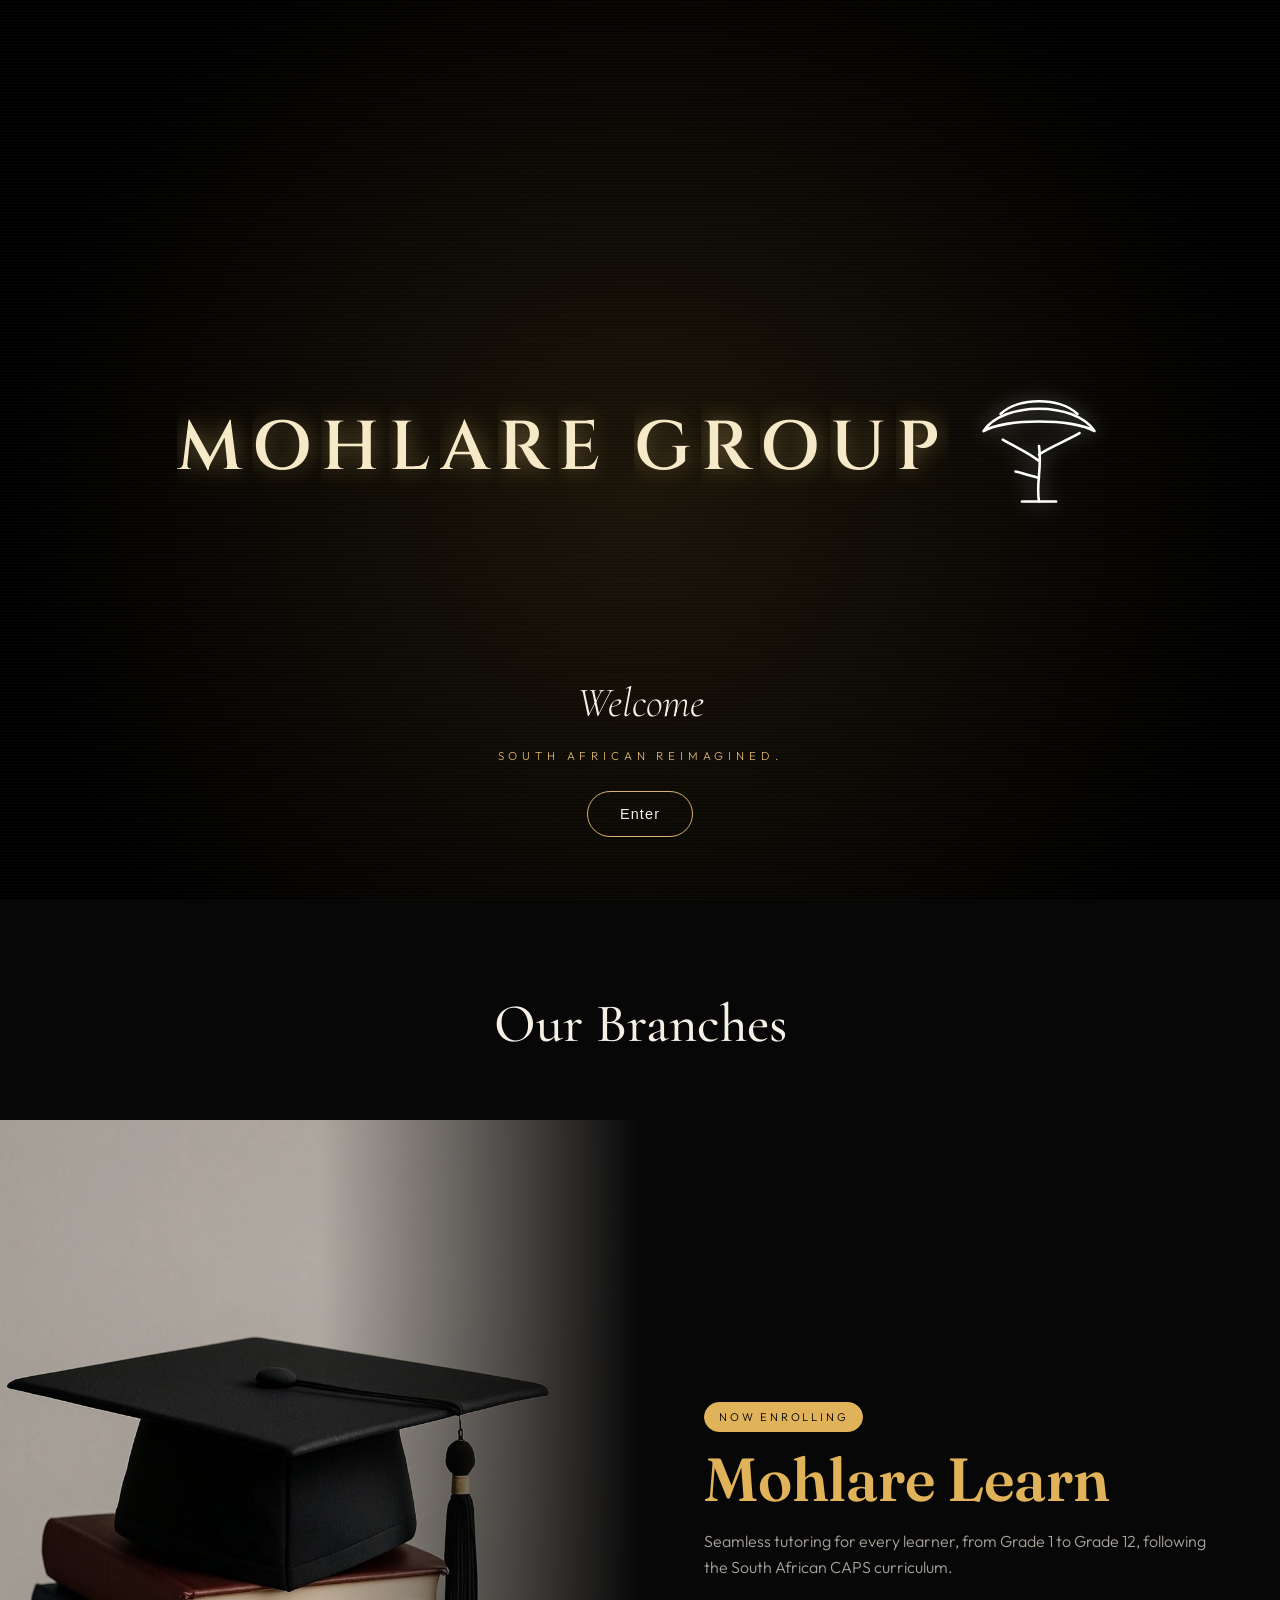
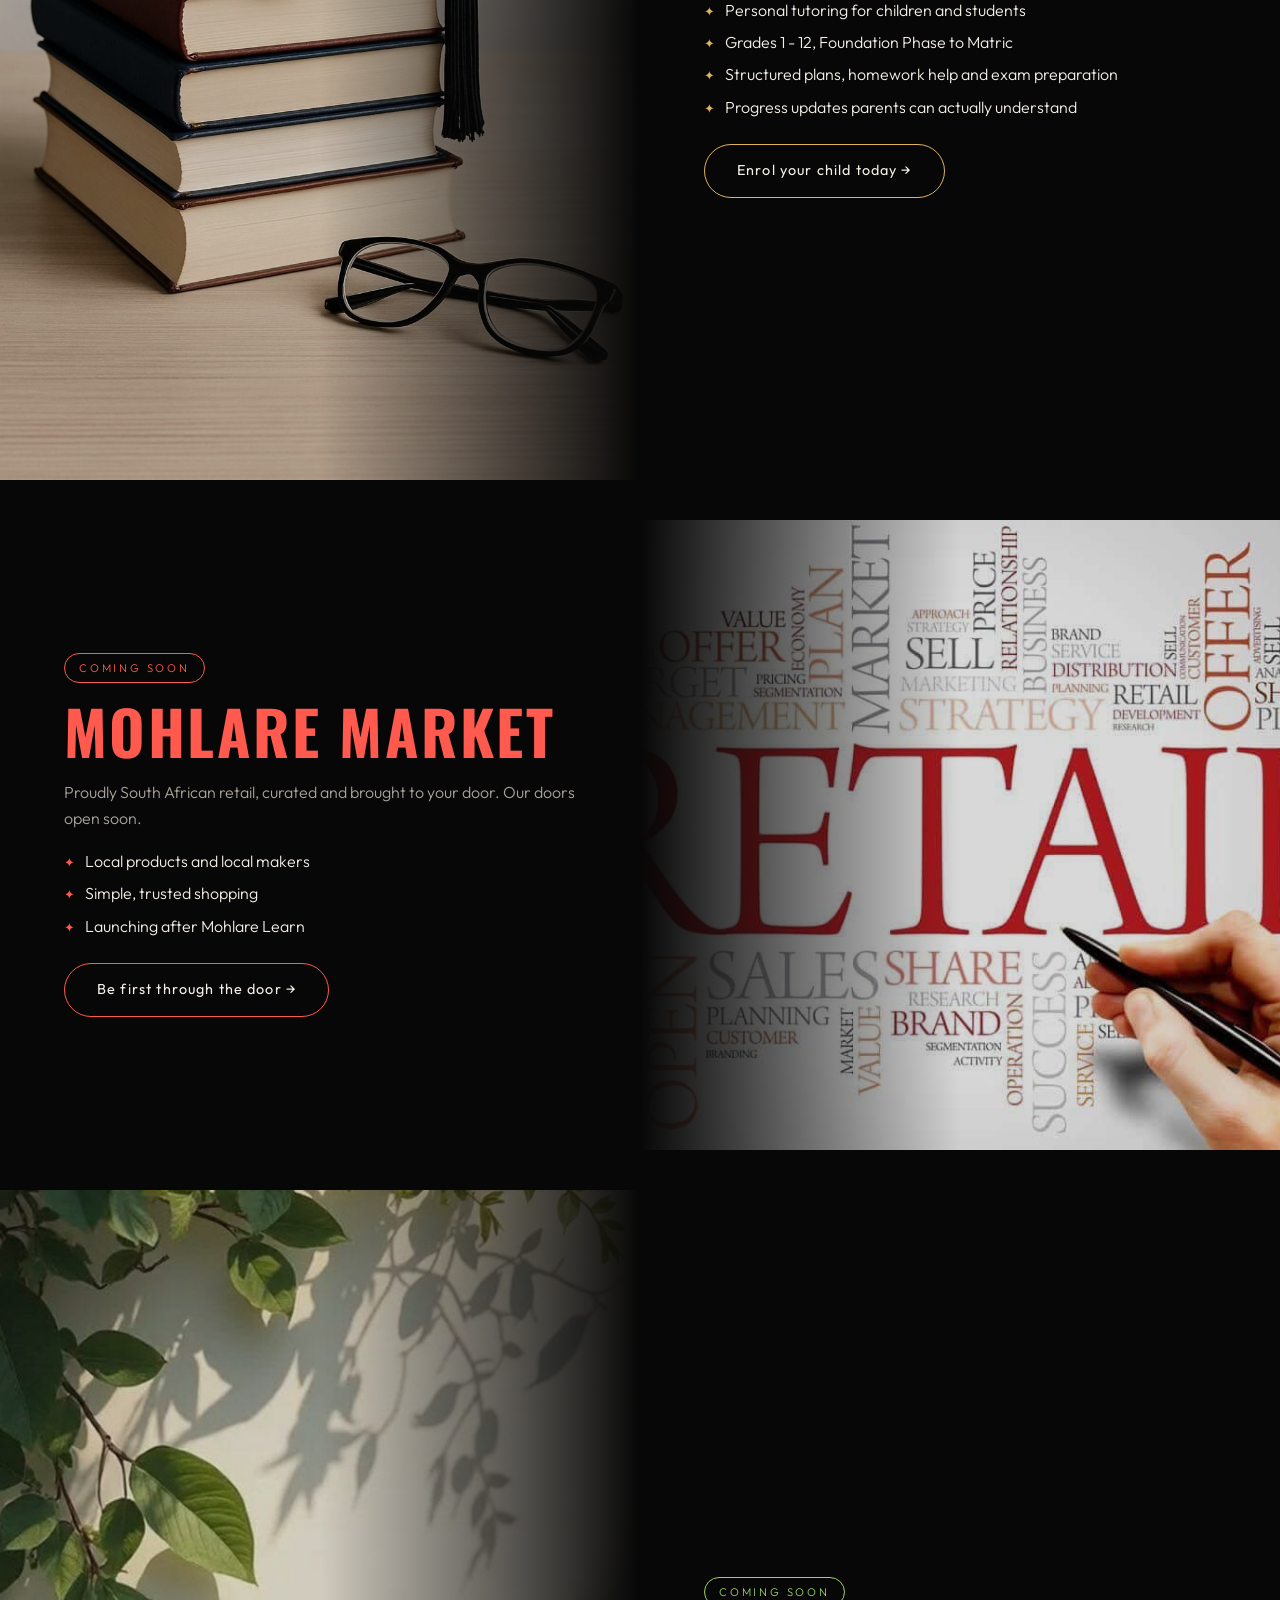
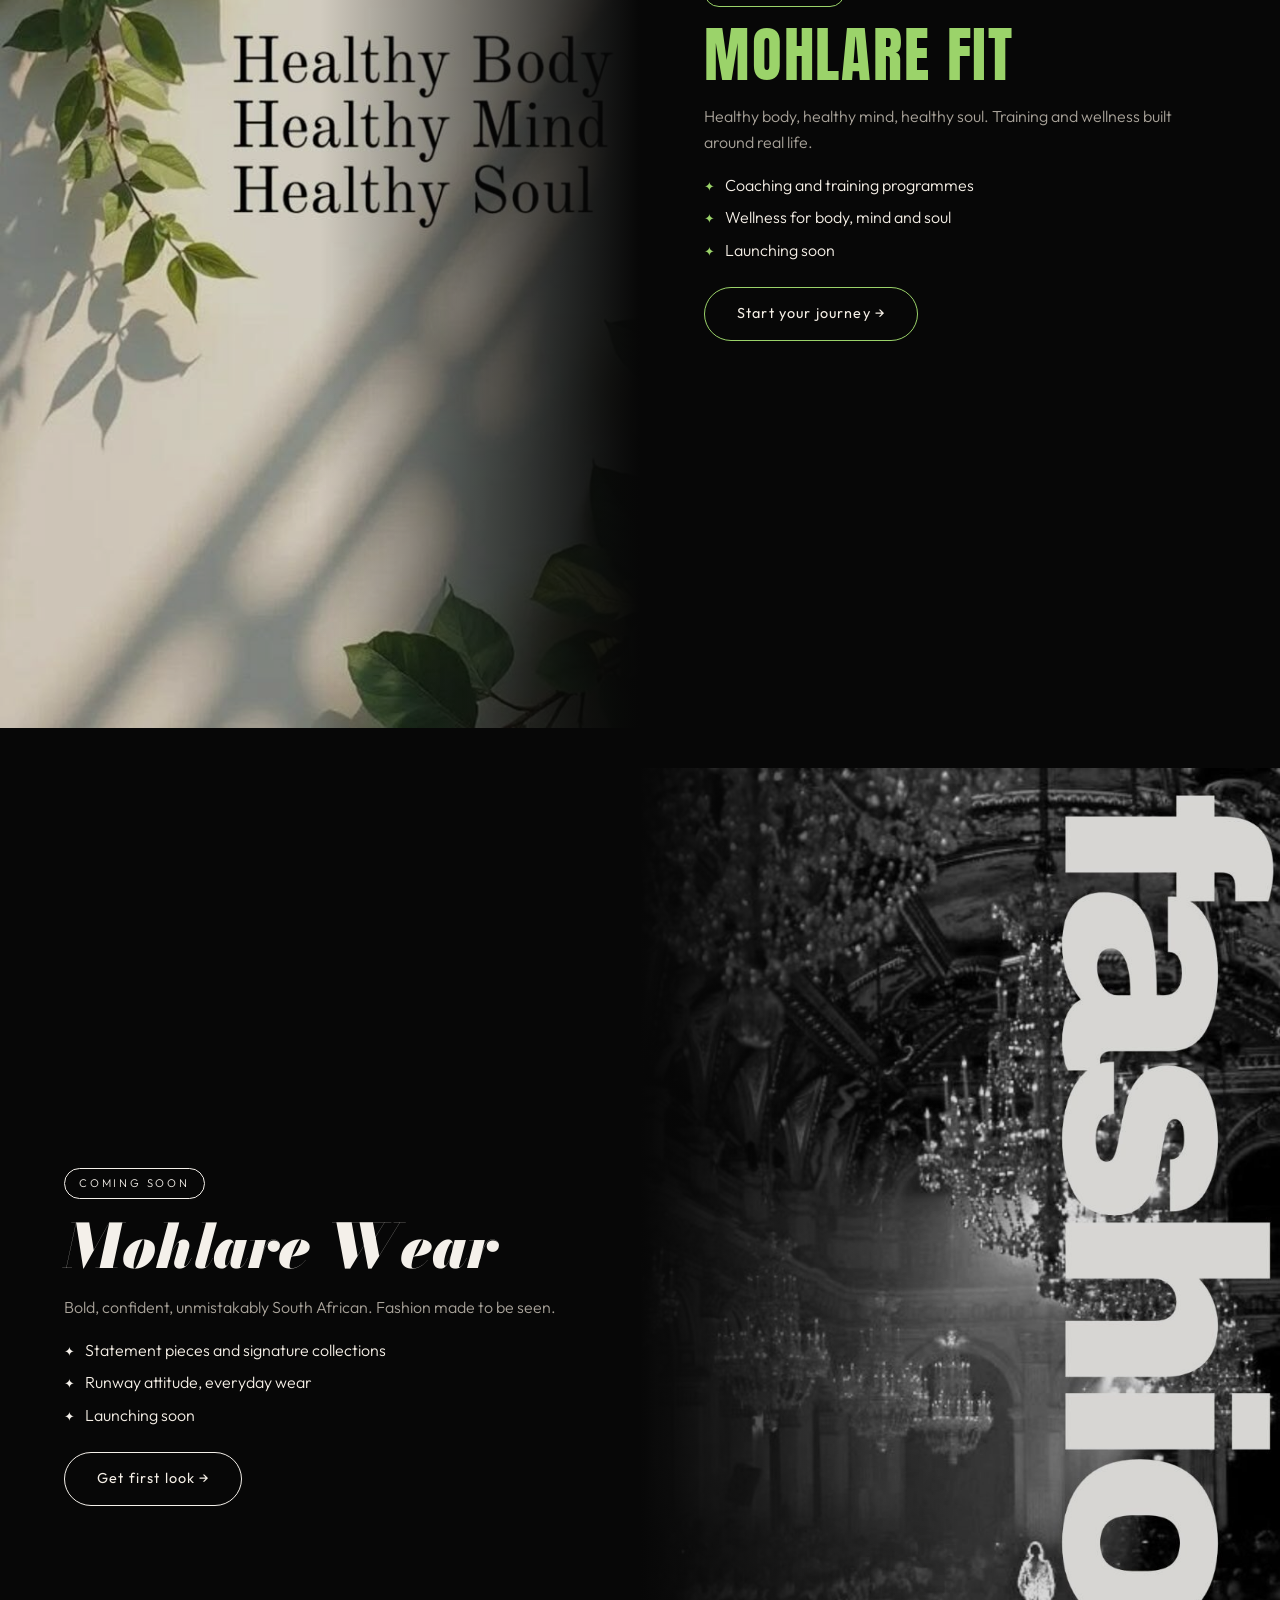
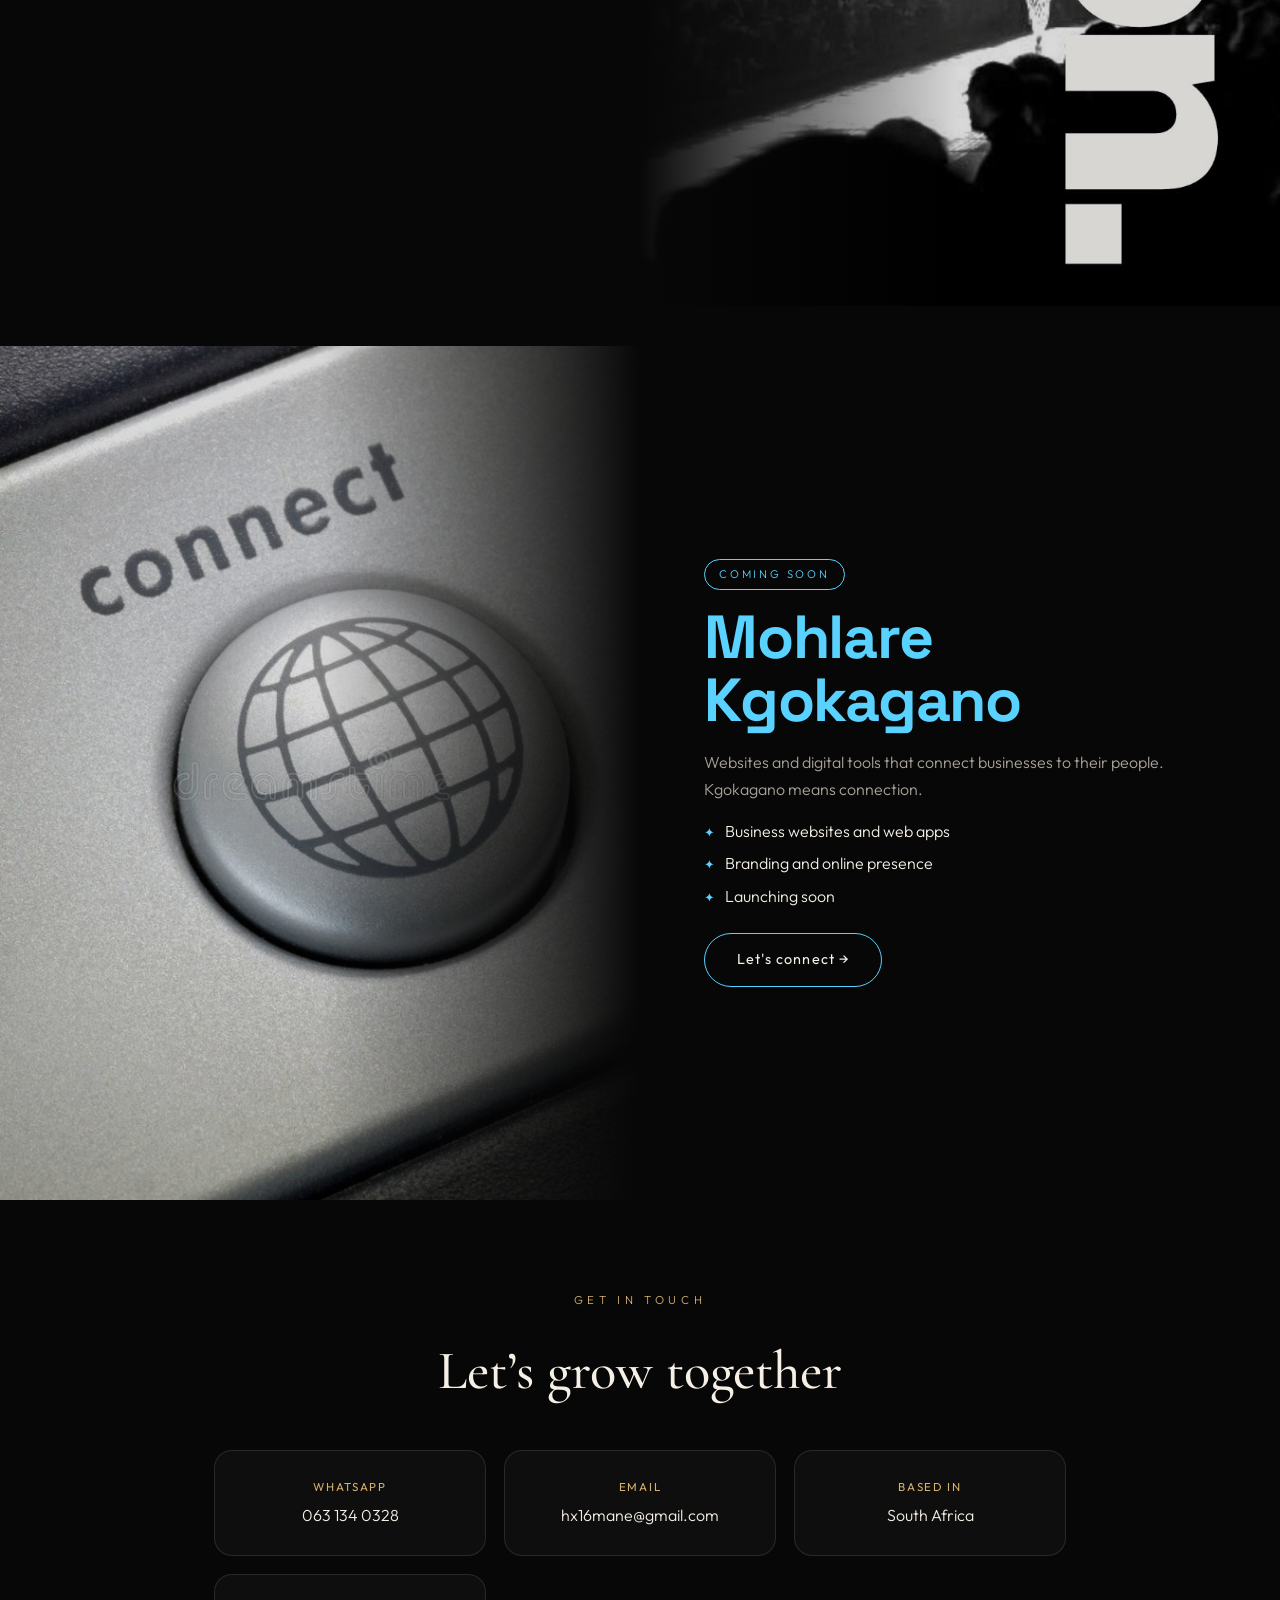
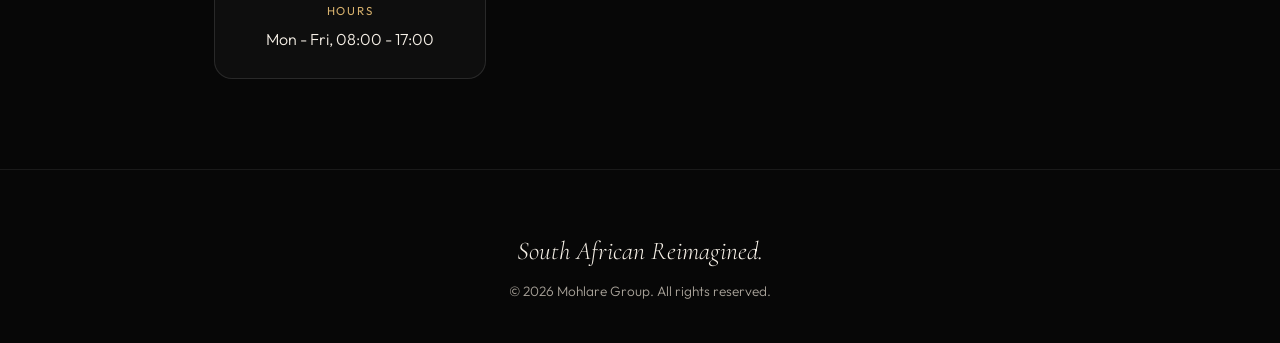
<file: index.html>
<!DOCTYPE html>
<html lang="en-ZA"><head><meta charset="utf-8">
<meta name="viewport" content="width=device-width,initial-scale=1,viewport-fit=cover">
<title>Mohlare Group | South African Reimagined</title><meta name="description" content="Mohlare Group: tutoring from Grade 1 to 12 with Mohlare Learn, plus retail, fitness, fashion and web design coming soon.">
<meta property="og:title" content="Mohlare Group | South African Reimagined"><meta property="og:description" content="Mohlare Group: tutoring from Grade 1 to 12 with Mohlare Learn, plus retail, fitness, fashion and web design coming soon."><meta property="og:type" content="website">
<meta name="theme-color" content="#070707">
<link rel="preconnect" href="https://fonts.googleapis.com"><link rel="preconnect" href="https://fonts.gstatic.com" crossorigin>
<link href="https://fonts.googleapis.com/css2?family=Anton&family=Bodoni+Moda:ital,wght@1,900&family=Cinzel:wght@600&family=Cormorant+Garamond:ital,wght@0,500;1,500&family=Fraunces:wght@600&family=Oswald:wght@700&family=Outfit:wght@300;400&family=Space+Grotesk:wght@700&display=swap" rel="stylesheet"><link rel="stylesheet" href="style.css"><script type="application/ld+json">{"@context":"https://schema.org","@type":"Organization","name":"Mohlare Group","url":"https://www.mohlaregroup.co.za","slogan":"South African Reimagined","email":"hx16mane@gmail.com"}</script></head><body><section id="intro"><div class="stack"><div class="name" id="nm" aria-label="Mohlare Group"></div>
<div class="treewrap"><svg class="tree" viewBox="0 0 120 120" aria-hidden="true">
<path pathLength="1" style="--d:0" d="M60 112 C57 94 63 82 60 60"/><path pathLength="1" style="--d:1" d="M60 74 C50 66 40 62 26 54"/>
<path pathLength="1" style="--d:1" d="M60 68 C72 60 84 56 98 48"/><path pathLength="1" style="--d:2" d="M60 90 C52 88 46 86 38 84"/>
<path pathLength="1" style="--d:2" d="M8 46 C26 18 94 18 112 46 C92 34 28 34 8 46Z"/><path pathLength="1" style="--d:3" d="M24 30 C40 14 80 14 96 30"/>
<path pathLength="1" style="--d:3" d="M44 112 H76"/></svg>
<svg class="star" viewBox="0 0 100 100" aria-hidden="true"><path fill="#fff" d="M50 0 C53 34 66 47 100 50 C66 53 53 66 50 100 C47 66 34 53 0 50 C34 47 47 34 50 0Z"/></svg></div></div>
<div class="bottom"><div class="welcome">Welcome</div><div class="tag">South African Reimagined.</div><button class="btn" id="enter">Enter</button></div></section>
<header class="top"><a class="logo" href="index.html#divisions">MOHLARE GROUP</a>
<nav><a href="learn.html">Learn</a><a href="market.html">Market</a><a href="fit.html">Fit</a><a href="wear.html">Wear</a><a href="kgokagano.html">Kgokagano</a><a href="index.html#contact">Contact</a></nav></header><main><section class="hero"><div class="eyebrow rv">Proudly South African</div><h1 class="rv">Mohlare Group</h1>
<p class="rv">One tree, many branches. Education, retail, fitness, fashion and technology, grown at home and built to stand tall.</p>
<a class="btn solid rv" href="#divisions" style="--accent:#d8b26e">Explore our branches</a></section>
<h2 class="section-title rv" id="divisions">Our Branches</h2><article class="div d-learn rv"><div class="pic"><img src="img/learn.jpg" alt="Mohlare Learn" loading="lazy"></div>
<div class="txt"><span class="badge live">Now enrolling</span><h2 class="f-learn">Mohlare Learn</h2><p class="lead">Seamless tutoring for every learner, from Grade 1 to Grade 12, following the South African CAPS curriculum.</p><ul><li>Personal tutoring for children and students</li><li>Grades 1 - 12, Foundation Phase to Matric</li><li>Structured plans, homework help and exam preparation</li><li>Progress updates parents can actually understand</li></ul>
<a class="btn" href="learn.html">Enrol your child today &rarr;</a></div></article><article class="div d-market rv"><div class="pic"><img src="img/market.jpg" alt="Mohlare Market" loading="lazy"></div>
<div class="txt"><span class="badge">Coming soon</span><h2 class="f-market">Mohlare Market</h2><p class="lead">Proudly South African retail, curated and brought to your door. Our doors open soon.</p><ul><li>Local products and local makers</li><li>Simple, trusted shopping</li><li>Launching after Mohlare Learn</li></ul>
<a class="btn" href="market.html">Be first through the door &rarr;</a></div></article><article class="div d-fit rv"><div class="pic"><img src="img/fit.jpg" alt="Mohlare Fit" loading="lazy"></div>
<div class="txt"><span class="badge">Coming soon</span><h2 class="f-fit">Mohlare Fit</h2><p class="lead">Healthy body, healthy mind, healthy soul. Training and wellness built around real life.</p><ul><li>Coaching and training programmes</li><li>Wellness for body, mind and soul</li><li>Launching soon</li></ul>
<a class="btn" href="fit.html">Start your journey &rarr;</a></div></article><article class="div d-wear rv"><div class="pic"><img src="img/wear.jpg" alt="Mohlare Wear" loading="lazy"></div>
<div class="txt"><span class="badge">Coming soon</span><h2 class="f-wear">Mohlare Wear</h2><p class="lead">Bold, confident, unmistakably South African. Fashion made to be seen.</p><ul><li>Statement pieces and signature collections</li><li>Runway attitude, everyday wear</li><li>Launching soon</li></ul>
<a class="btn" href="wear.html">Get first look &rarr;</a></div></article><article class="div d-kgokagano rv"><div class="pic"><img src="img/kgokagano.jpg" alt="Mohlare Kgokagano" loading="lazy"></div>
<div class="txt"><span class="badge">Coming soon</span><h2 class="f-kgokagano">Mohlare Kgokagano</h2><p class="lead">Websites and digital tools that connect businesses to their people. Kgokagano means connection.</p><ul><li>Business websites and web apps</li><li>Branding and online presence</li><li>Launching soon</li></ul>
<a class="btn" href="kgokagano.html">Let's connect &rarr;</a></div></article><section class="contact rv" id="contact"><div class="eyebrow">Get in touch</div><h2 class="section-title" style="margin:0">Let&rsquo;s grow together</h2>
<div class="cards"><div class="card"><b>WhatsApp</b><a href="https://wa.me/27631340328?text=Hi%20Mohlare%20Group,%20I%20would%20like%20to%20find%20out%20more" target="_blank" rel="noopener">063 134 0328</a></div>
<div class="card"><b>Email</b><a href="mailto:hx16mane@gmail.com">hx16mane@gmail.com</a></div>
<div class="card"><b>Based in</b>South Africa</div><div class="card"><b>Hours</b>Mon - Fri, 08:00 - 17:00</div></div></section></main><footer><div class="tagline">South African Reimagined.</div>
<p>&copy; 2026 Mohlare Group. All rights reserved.</p></footer><script src="app.js"></script></body></html>
</file>
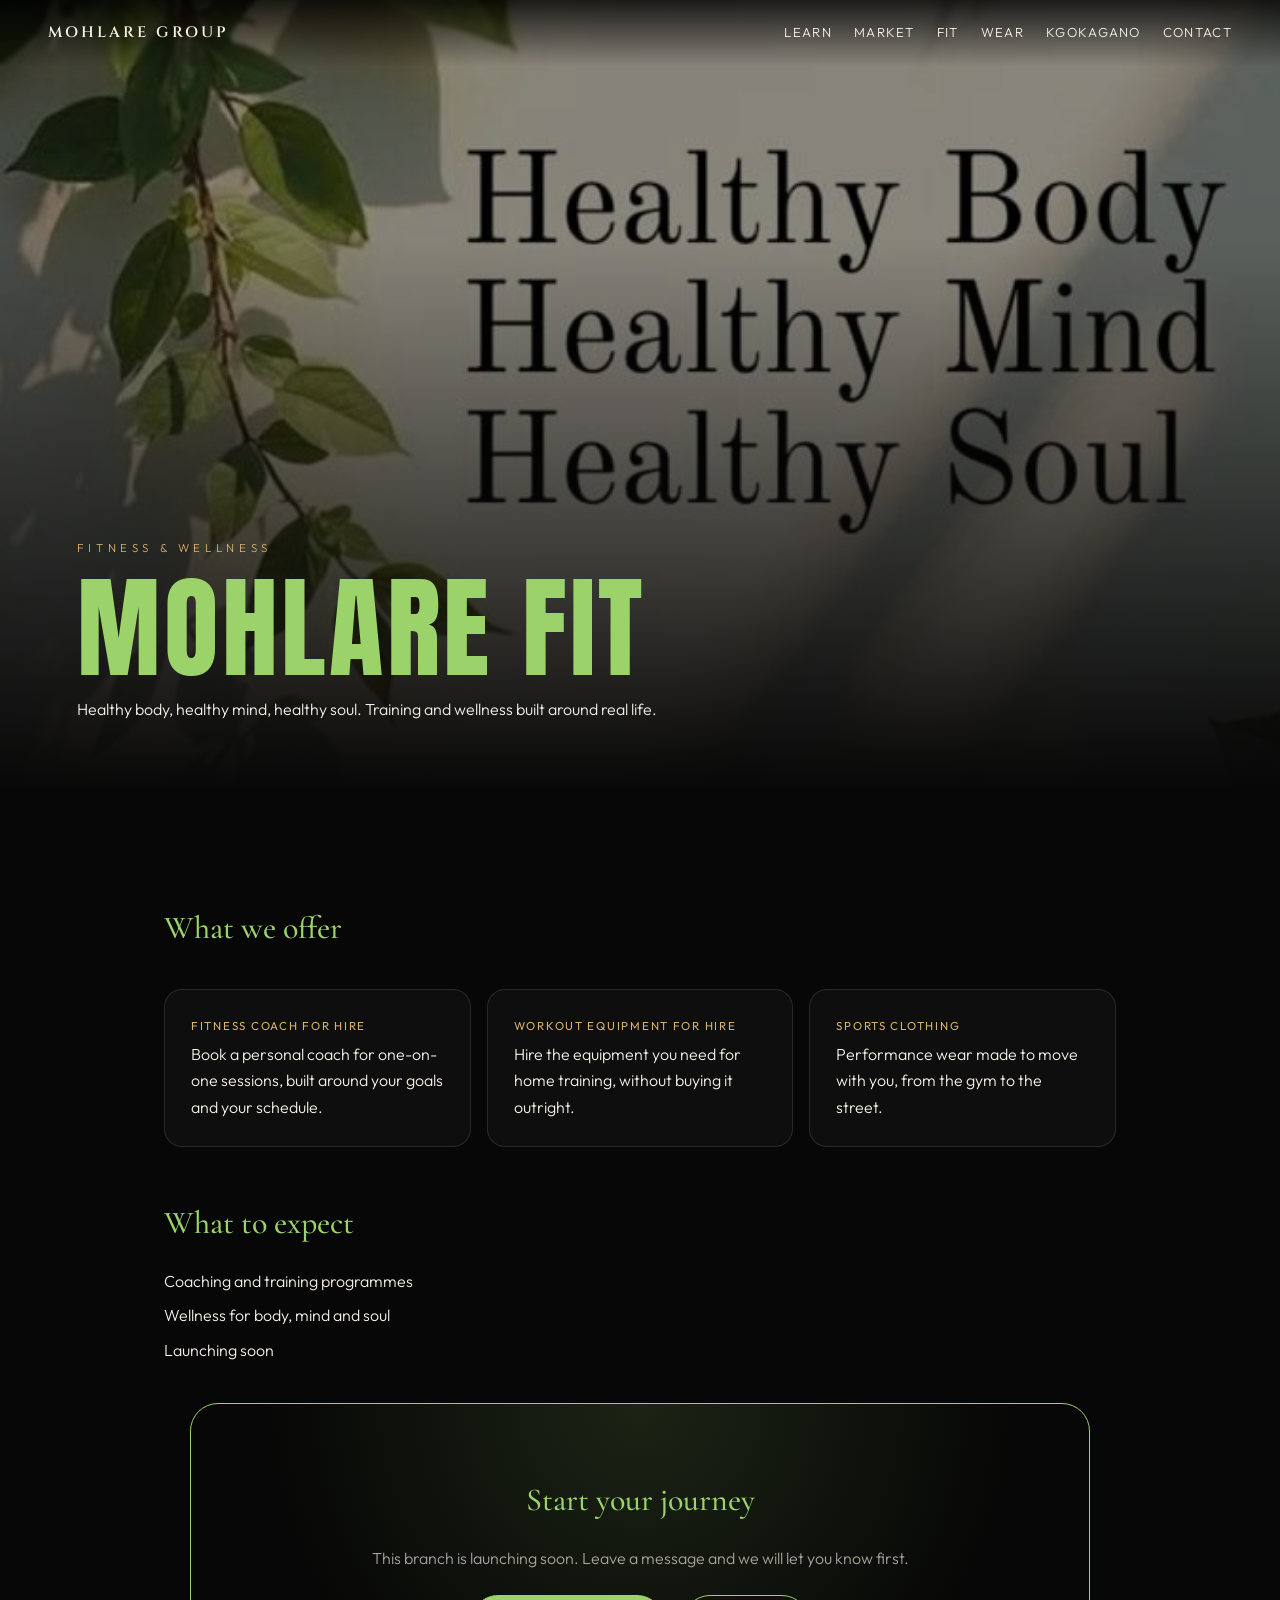
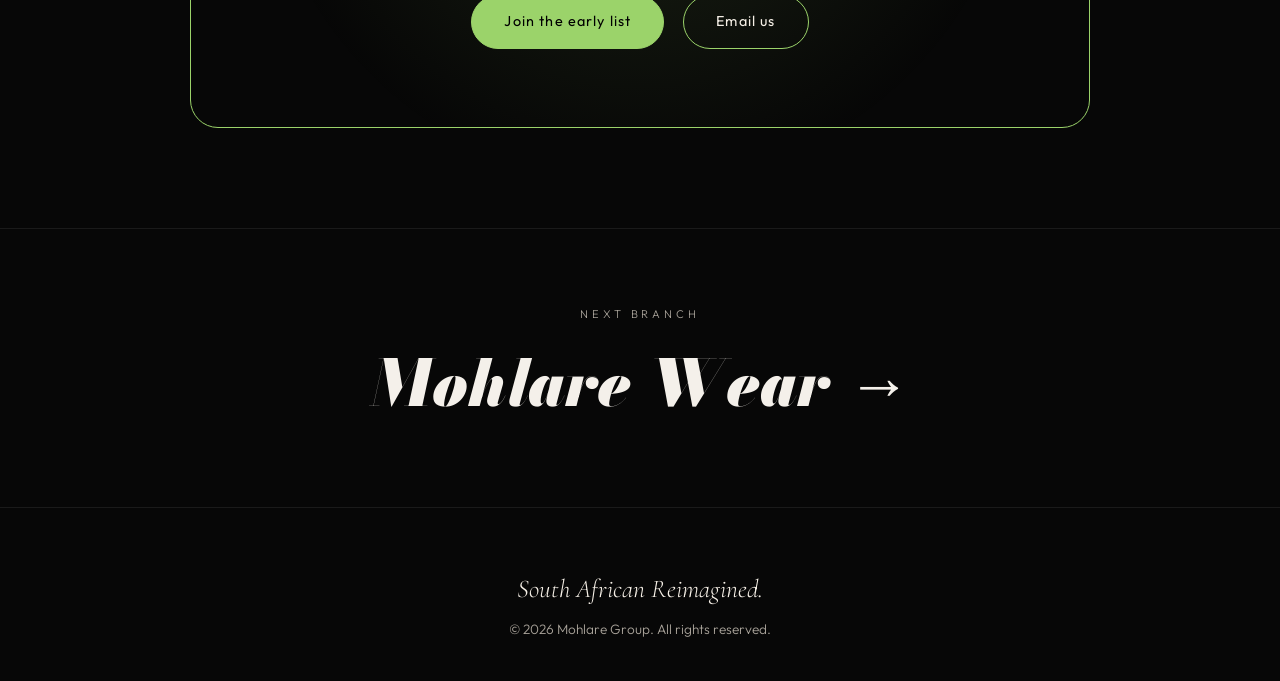
<file: fit.html>
<!DOCTYPE html>
<html lang="en-ZA"><head><meta charset="utf-8">
<meta name="viewport" content="width=device-width,initial-scale=1,viewport-fit=cover">
<title>Mohlare Fit | Mohlare Group</title><meta name="description" content="Healthy body, healthy mind, healthy soul. Training and wellness built around real life.">
<meta property="og:title" content="Mohlare Fit | Mohlare Group"><meta property="og:description" content="Healthy body, healthy mind, healthy soul. Training and wellness built around real life."><meta property="og:type" content="website">
<meta name="theme-color" content="#070707">
<link rel="preconnect" href="https://fonts.googleapis.com"><link rel="preconnect" href="https://fonts.gstatic.com" crossorigin>
<link href="https://fonts.googleapis.com/css2?family=Anton&family=Bodoni+Moda:ital,wght@1,900&family=Cinzel:wght@600&family=Cormorant+Garamond:ital,wght@0,500;1,500&family=Fraunces:wght@600&family=Oswald:wght@700&family=Outfit:wght@300;400&family=Space+Grotesk:wght@700&display=swap" rel="stylesheet"><link rel="stylesheet" href="style.css"></head><body><header class="top"><a class="logo" href="index.html#divisions">MOHLARE GROUP</a>
<nav><a href="learn.html">Learn</a><a href="market.html">Market</a><a href="fit.html">Fit</a><a href="wear.html">Wear</a><a href="kgokagano.html">Kgokagano</a><a href="index.html#contact">Contact</a></nav></header><main class="d-fit"><section class="dhero"><img src="img/fit.jpg" alt="Mohlare Fit"><div>
<div class="eyebrow">Fitness & Wellness</div><h1 class="f-fit">Mohlare Fit</h1><p>Healthy body, healthy mind, healthy soul. Training and wellness built around real life.</p></div></section><div class="wrap"><h3 class="rv">What we offer</h3><div class="cards bands rv"><div class="card"><b>Fitness Coach for Hire</b>Book a personal coach for one-on-one sessions, built around your goals and your schedule.</div><div class="card"><b>Workout Equipment for Hire</b>Hire the equipment you need for home training, without buying it outright.</div><div class="card"><b>Sports Clothing</b>Performance wear made to move with you, from the gym to the street.</div></div><h3 class="rv">What to expect</h3><ul class="rv" style="list-style:none;display:grid;gap:8px"><li>Coaching and training programmes</li><li>Wellness for body, mind and soul</li><li>Launching soon</li></ul><div class="cta rv"><h3>Start your journey</h3><p style="color:var(--mute);margin-bottom:16px">This branch is launching soon. Leave a message and we will let you know first.</p>
<a class="btn solid" target="_blank" rel="noopener" href="https://wa.me/27631340328?text=Hi%20Mohlare%20Group,%20I%20am%20interested%20in%20Mohlare%20Fit">Join the early list</a>
<a class="btn" href="mailto:hx16mane@gmail.com?subject=Mohlare%20Fit">Email us</a></div></div>
<a class="next" href="wear.html"><small>Next branch</small><span class="f-wear" style="--accent:#f4f0ea">Mohlare Wear &rarr;</span></a></main><footer><div class="tagline">South African Reimagined.</div>
<p>&copy; 2026 Mohlare Group. All rights reserved.</p></footer><script src="app.js"></script></body></html>
</file>
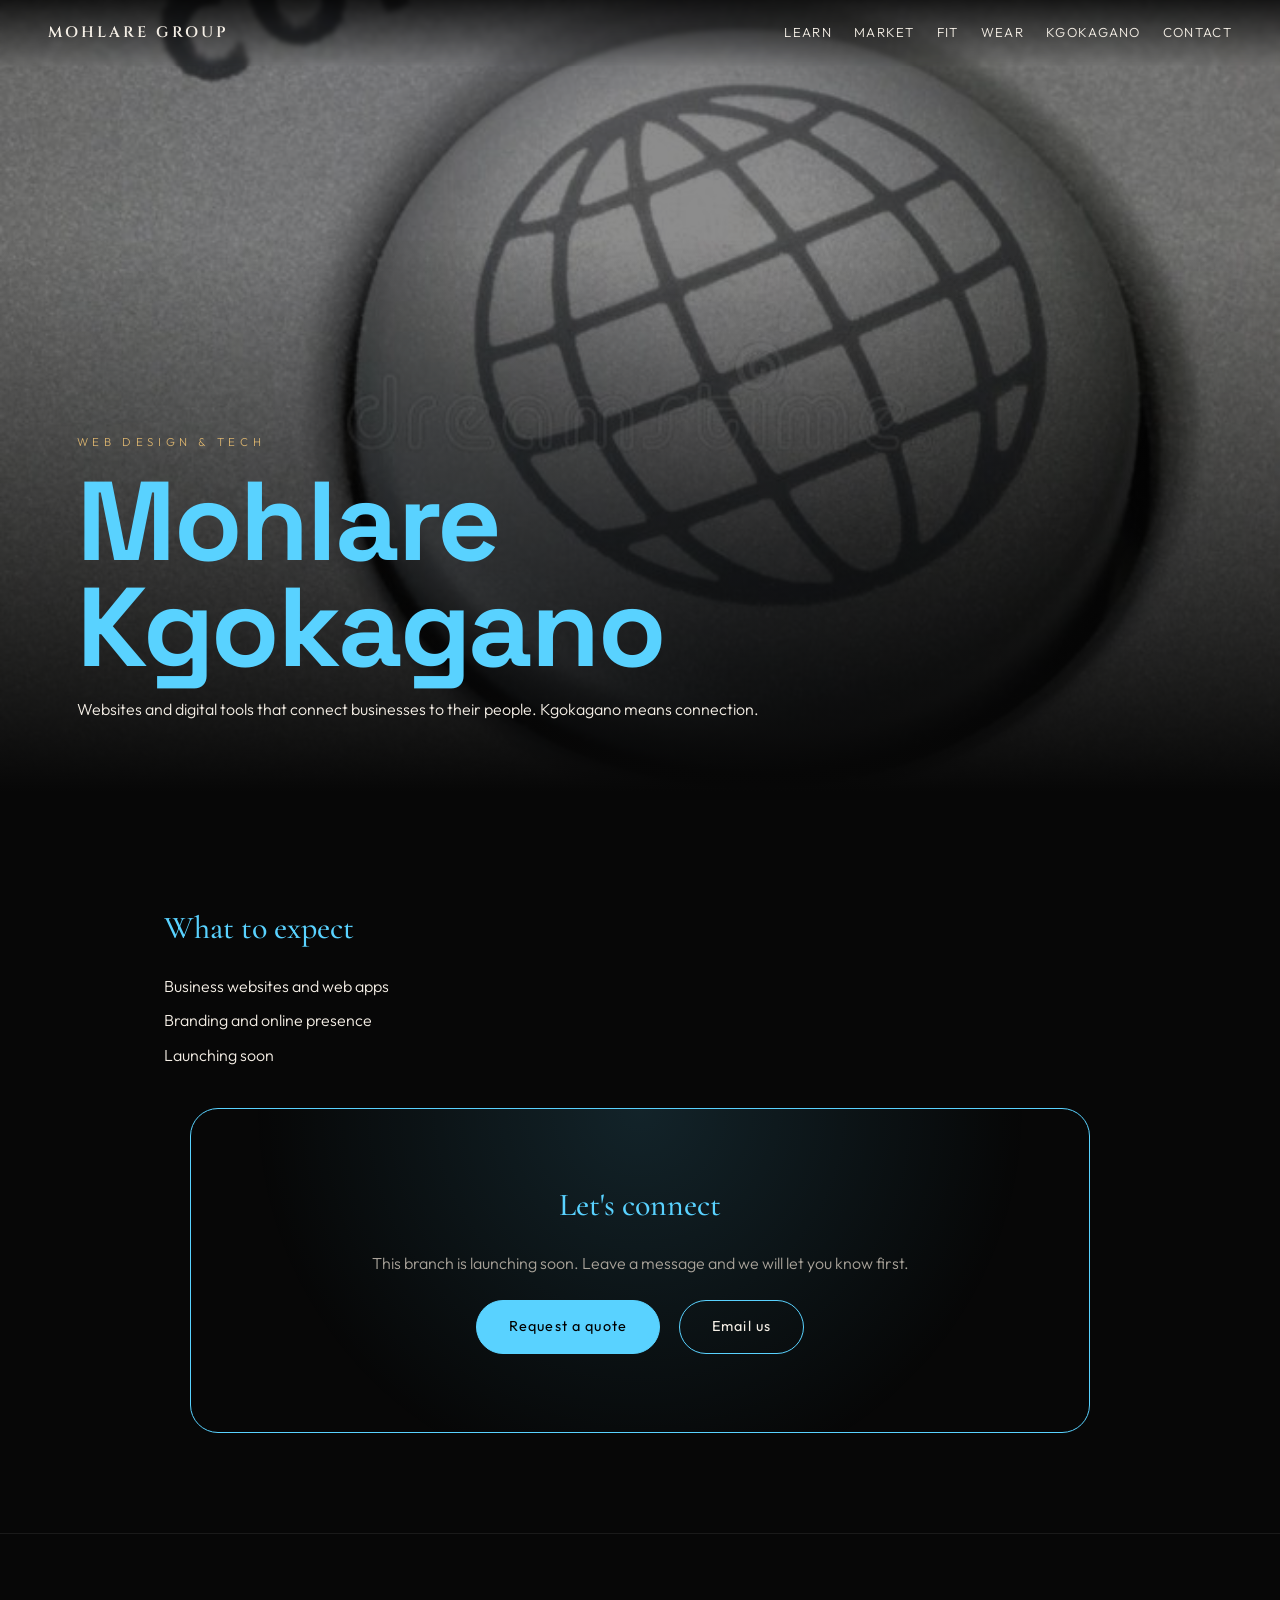
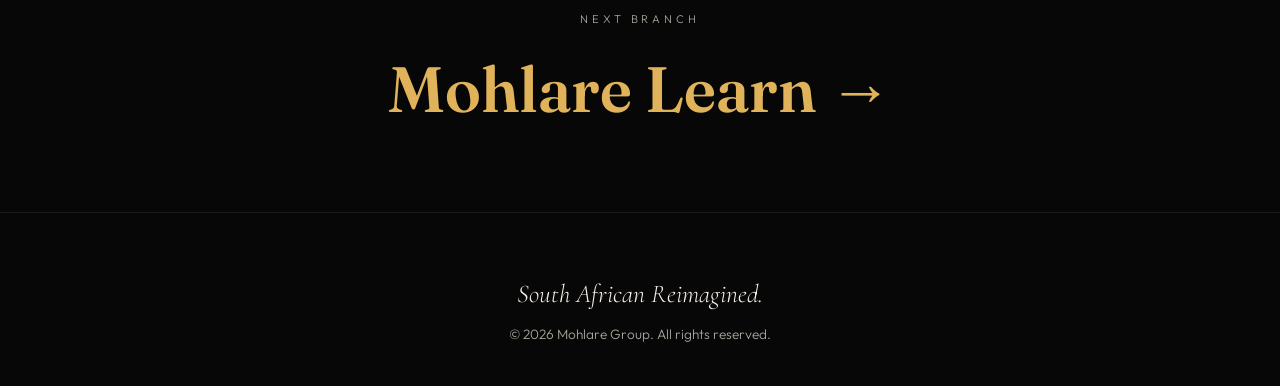
<file: kgokagano.html>
<!DOCTYPE html>
<html lang="en-ZA"><head><meta charset="utf-8">
<meta name="viewport" content="width=device-width,initial-scale=1,viewport-fit=cover">
<title>Mohlare Kgokagano | Mohlare Group</title><meta name="description" content="Websites and digital tools that connect businesses to their people. Kgokagano means connection.">
<meta property="og:title" content="Mohlare Kgokagano | Mohlare Group"><meta property="og:description" content="Websites and digital tools that connect businesses to their people. Kgokagano means connection."><meta property="og:type" content="website">
<meta name="theme-color" content="#070707">
<link rel="preconnect" href="https://fonts.googleapis.com"><link rel="preconnect" href="https://fonts.gstatic.com" crossorigin>
<link href="https://fonts.googleapis.com/css2?family=Anton&family=Bodoni+Moda:ital,wght@1,900&family=Cinzel:wght@600&family=Cormorant+Garamond:ital,wght@0,500;1,500&family=Fraunces:wght@600&family=Oswald:wght@700&family=Outfit:wght@300;400&family=Space+Grotesk:wght@700&display=swap" rel="stylesheet"><link rel="stylesheet" href="style.css"></head><body><header class="top"><a class="logo" href="index.html#divisions">MOHLARE GROUP</a>
<nav><a href="learn.html">Learn</a><a href="market.html">Market</a><a href="fit.html">Fit</a><a href="wear.html">Wear</a><a href="kgokagano.html">Kgokagano</a><a href="index.html#contact">Contact</a></nav></header><main class="d-kgokagano"><section class="dhero"><img src="img/kgokagano.jpg" alt="Mohlare Kgokagano"><div>
<div class="eyebrow">Web Design & Tech</div><h1 class="f-kgokagano">Mohlare Kgokagano</h1><p>Websites and digital tools that connect businesses to their people. Kgokagano means connection.</p></div></section><div class="wrap"><h3 class="rv">What to expect</h3><ul class="rv" style="list-style:none;display:grid;gap:8px"><li>Business websites and web apps</li><li>Branding and online presence</li><li>Launching soon</li></ul><div class="cta rv"><h3>Let's connect</h3><p style="color:var(--mute);margin-bottom:16px">This branch is launching soon. Leave a message and we will let you know first.</p>
<a class="btn solid" target="_blank" rel="noopener" href="https://wa.me/27631340328?text=Hi%20Mohlare%20Group,%20I%20am%20interested%20in%20Mohlare%20Kgokagano">Request a quote</a>
<a class="btn" href="mailto:hx16mane@gmail.com?subject=Mohlare%20Kgokagano">Email us</a></div></div>
<a class="next" href="learn.html"><small>Next branch</small><span class="f-learn" style="--accent:#e0b35a">Mohlare Learn &rarr;</span></a></main><footer><div class="tagline">South African Reimagined.</div>
<p>&copy; 2026 Mohlare Group. All rights reserved.</p></footer><script src="app.js"></script></body></html>
</file>
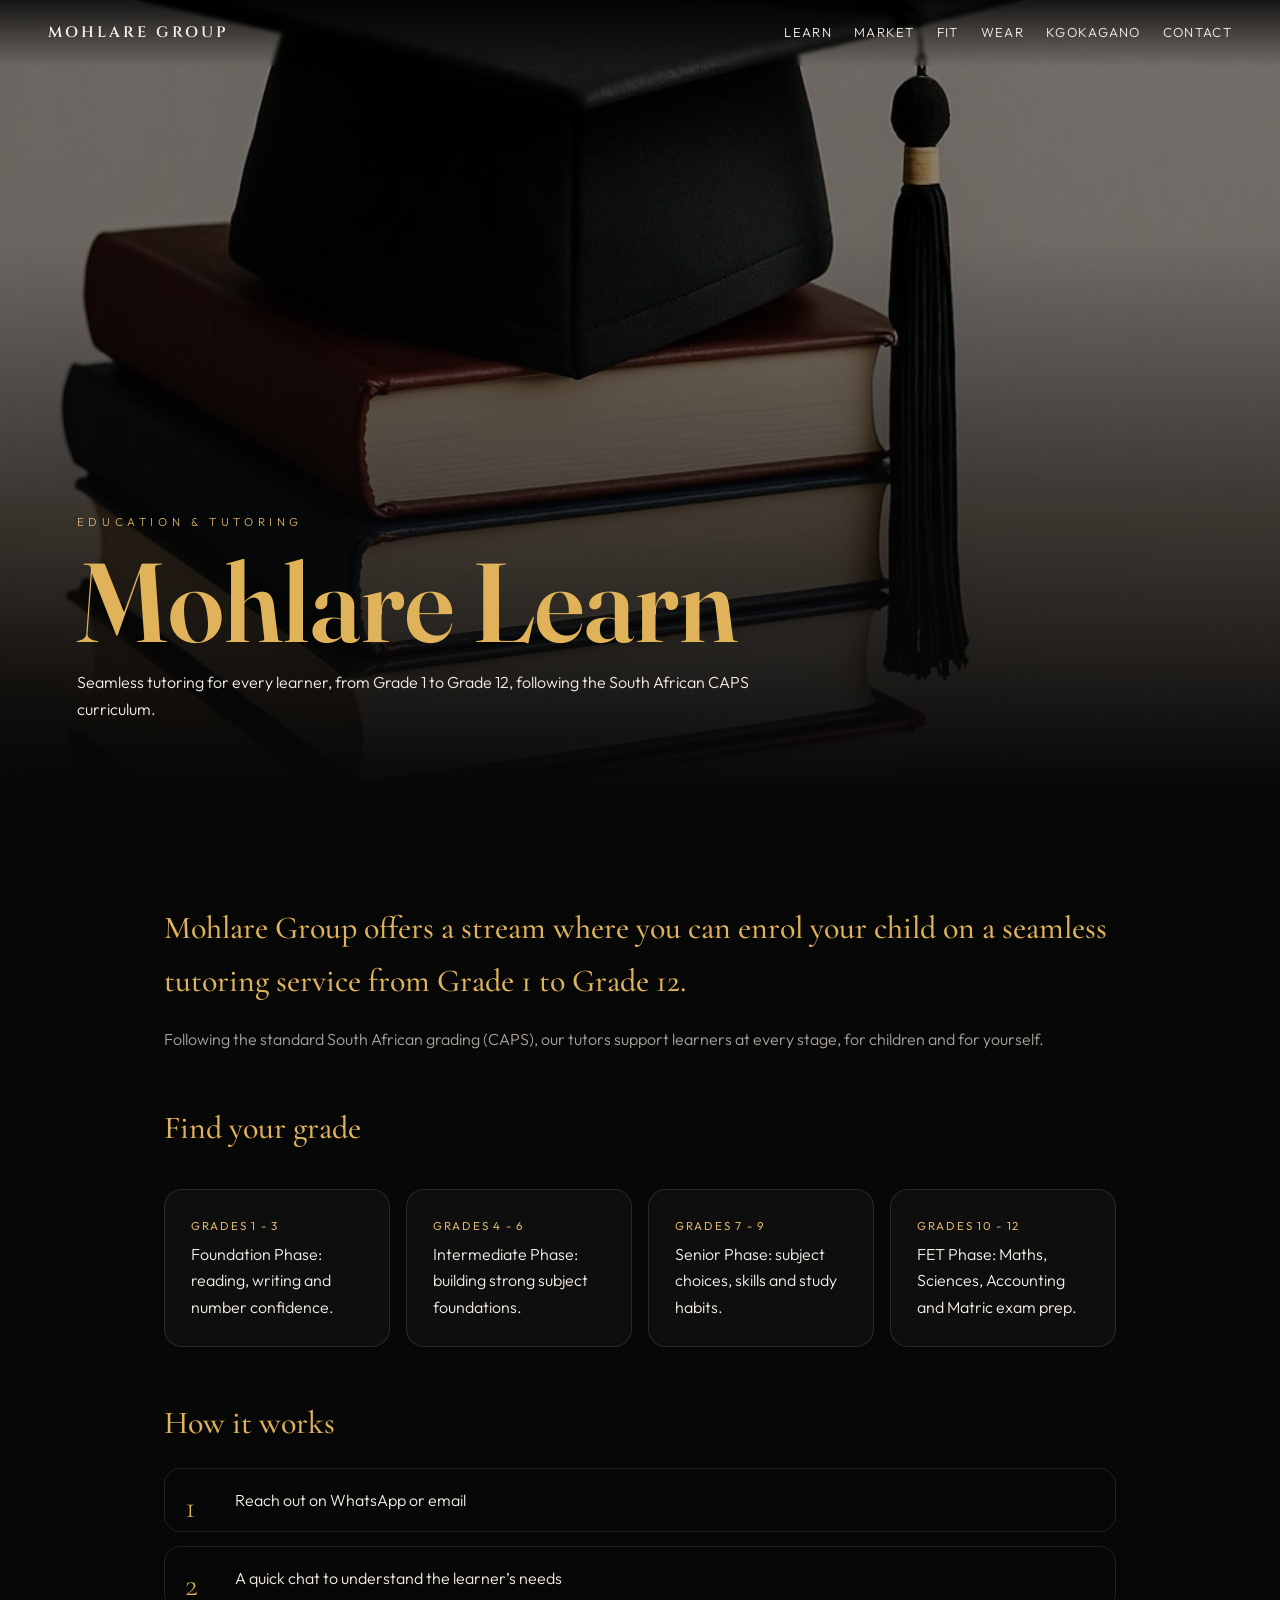
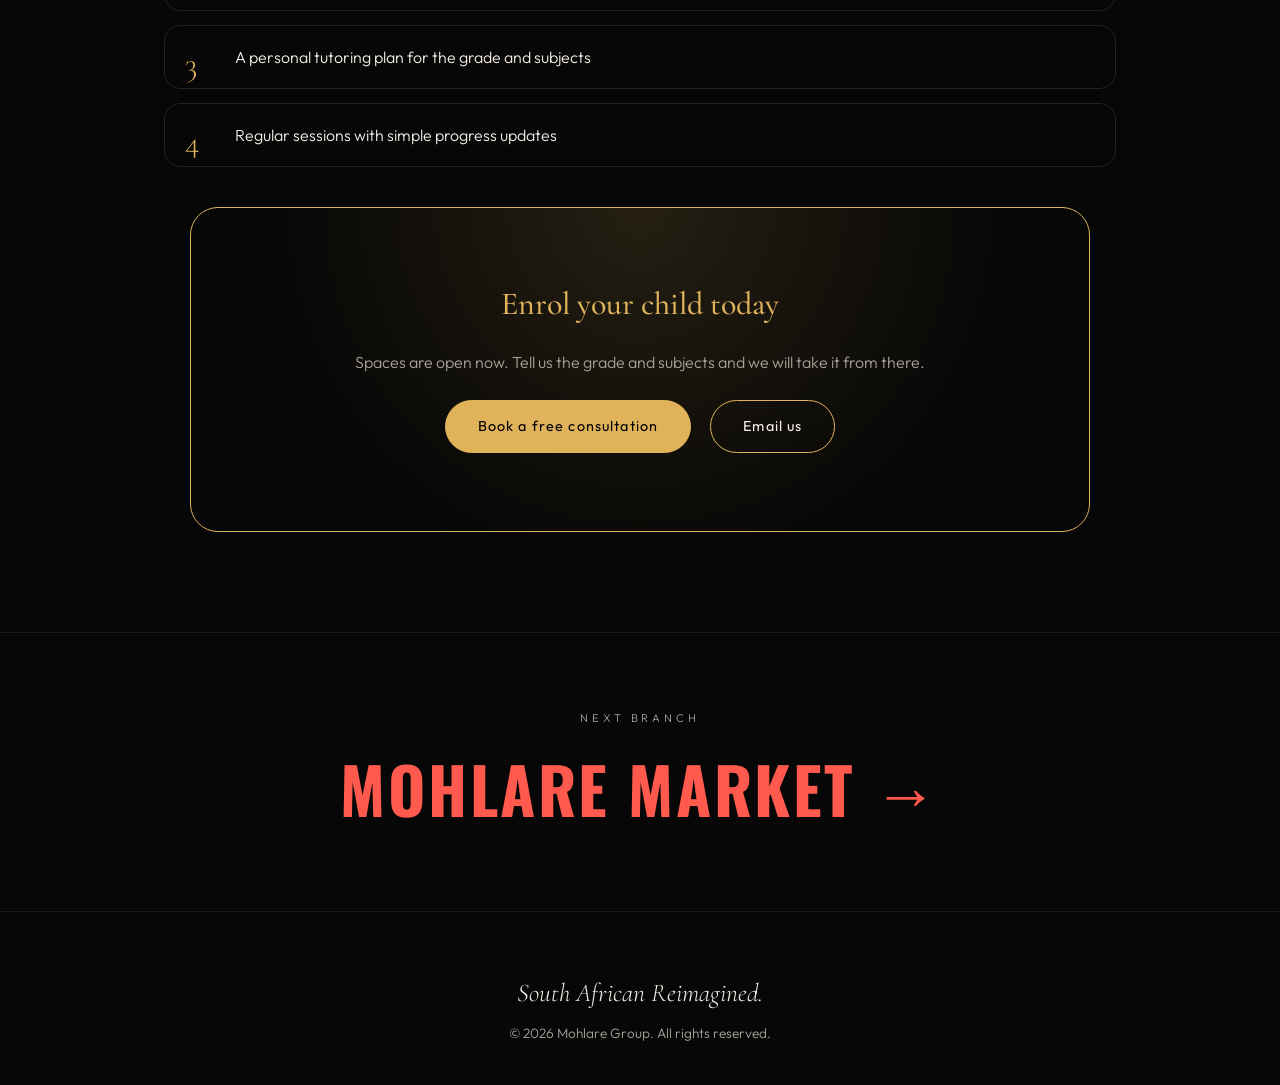
<file: learn.html>
<!DOCTYPE html>
<html lang="en-ZA"><head><meta charset="utf-8">
<meta name="viewport" content="width=device-width,initial-scale=1,viewport-fit=cover">
<title>Mohlare Learn | Mohlare Group</title><meta name="description" content="Seamless tutoring for every learner, from Grade 1 to Grade 12, following the South African CAPS curriculum.">
<meta property="og:title" content="Mohlare Learn | Mohlare Group"><meta property="og:description" content="Seamless tutoring for every learner, from Grade 1 to Grade 12, following the South African CAPS curriculum."><meta property="og:type" content="website">
<meta name="theme-color" content="#070707">
<link rel="preconnect" href="https://fonts.googleapis.com"><link rel="preconnect" href="https://fonts.gstatic.com" crossorigin>
<link href="https://fonts.googleapis.com/css2?family=Anton&family=Bodoni+Moda:ital,wght@1,900&family=Cinzel:wght@600&family=Cormorant+Garamond:ital,wght@0,500;1,500&family=Fraunces:wght@600&family=Oswald:wght@700&family=Outfit:wght@300;400&family=Space+Grotesk:wght@700&display=swap" rel="stylesheet"><link rel="stylesheet" href="style.css"></head><body><header class="top"><a class="logo" href="index.html#divisions">MOHLARE GROUP</a>
<nav><a href="learn.html">Learn</a><a href="market.html">Market</a><a href="fit.html">Fit</a><a href="wear.html">Wear</a><a href="kgokagano.html">Kgokagano</a><a href="index.html#contact">Contact</a></nav></header><main class="d-learn"><section class="dhero"><img src="img/learn.jpg" alt="Mohlare Learn"><div>
<div class="eyebrow">Education & Tutoring</div><h1 class="f-learn">Mohlare Learn</h1><p>Seamless tutoring for every learner, from Grade 1 to Grade 12, following the South African CAPS curriculum.</p></div></section><div class="wrap"><h3 class="rv">Mohlare Group offers a stream where you can enrol your child on a seamless tutoring service from Grade 1 to Grade 12.</h3>
<p class="rv" style="color:var(--mute)">Following the standard South African grading (CAPS), our tutors support learners at every stage, for children and for yourself.</p>
<h3 class="rv">Find your grade</h3><div class="cards bands rv">
<div class="card"><b>Grades 1 - 3</b>Foundation Phase: reading, writing and number confidence.</div>
<div class="card"><b>Grades 4 - 6</b>Intermediate Phase: building strong subject foundations.</div>
<div class="card"><b>Grades 7 - 9</b>Senior Phase: subject choices, skills and study habits.</div>
<div class="card"><b>Grades 10 - 12</b>FET Phase: Maths, Sciences, Accounting and Matric exam prep.</div></div>
<h3 class="rv">How it works</h3><ol class="steps rv"><li>Reach out on WhatsApp or email</li><li>A quick chat to understand the learner&rsquo;s needs</li>
<li>A personal tutoring plan for the grade and subjects</li><li>Regular sessions with simple progress updates</li></ol><div class="cta rv"><h3>Enrol your child today</h3><p style="color:var(--mute);margin-bottom:16px">Spaces are open now. Tell us the grade and subjects and we will take it from there.</p>
<a class="btn solid" target="_blank" rel="noopener" href="https://wa.me/27631340328?text=Hi%20Mohlare%20Group,%20I%20am%20interested%20in%20Mohlare%20Learn">Book a free consultation</a>
<a class="btn" href="mailto:hx16mane@gmail.com?subject=Mohlare%20Learn">Email us</a></div></div>
<a class="next" href="market.html"><small>Next branch</small><span class="f-market" style="--accent:#ff5a4d">Mohlare Market &rarr;</span></a></main><footer><div class="tagline">South African Reimagined.</div>
<p>&copy; 2026 Mohlare Group. All rights reserved.</p></footer><script src="app.js"></script></body></html>
</file>
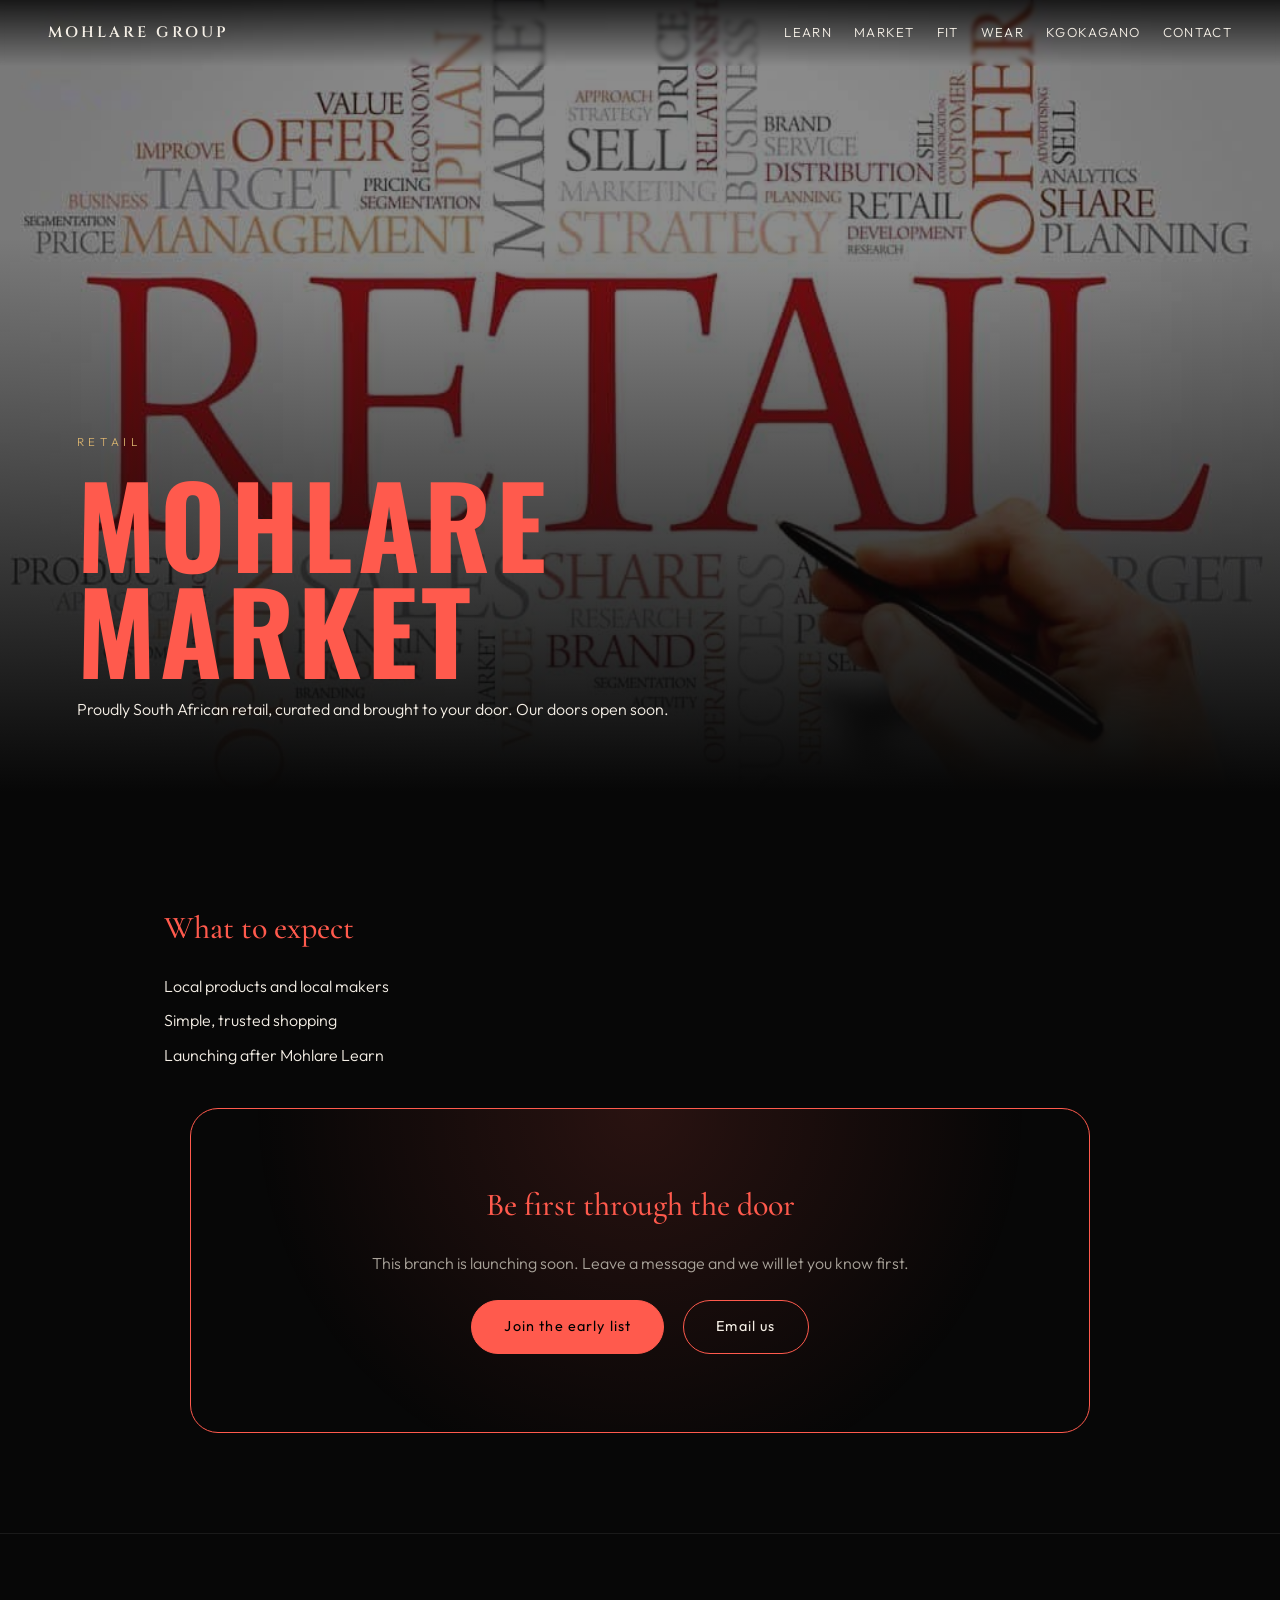
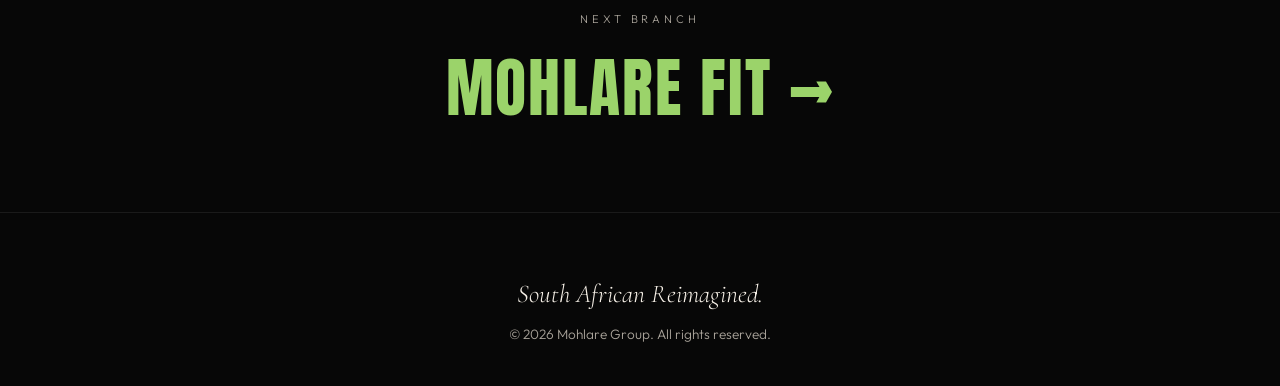
<file: market.html>
<!DOCTYPE html>
<html lang="en-ZA"><head><meta charset="utf-8">
<meta name="viewport" content="width=device-width,initial-scale=1,viewport-fit=cover">
<title>Mohlare Market | Mohlare Group</title><meta name="description" content="Proudly South African retail, curated and brought to your door. Our doors open soon.">
<meta property="og:title" content="Mohlare Market | Mohlare Group"><meta property="og:description" content="Proudly South African retail, curated and brought to your door. Our doors open soon."><meta property="og:type" content="website">
<meta name="theme-color" content="#070707">
<link rel="preconnect" href="https://fonts.googleapis.com"><link rel="preconnect" href="https://fonts.gstatic.com" crossorigin>
<link href="https://fonts.googleapis.com/css2?family=Anton&family=Bodoni+Moda:ital,wght@1,900&family=Cinzel:wght@600&family=Cormorant+Garamond:ital,wght@0,500;1,500&family=Fraunces:wght@600&family=Oswald:wght@700&family=Outfit:wght@300;400&family=Space+Grotesk:wght@700&display=swap" rel="stylesheet"><link rel="stylesheet" href="style.css"></head><body><header class="top"><a class="logo" href="index.html#divisions">MOHLARE GROUP</a>
<nav><a href="learn.html">Learn</a><a href="market.html">Market</a><a href="fit.html">Fit</a><a href="wear.html">Wear</a><a href="kgokagano.html">Kgokagano</a><a href="index.html#contact">Contact</a></nav></header><main class="d-market"><section class="dhero"><img src="img/market.jpg" alt="Mohlare Market"><div>
<div class="eyebrow">Retail</div><h1 class="f-market">Mohlare Market</h1><p>Proudly South African retail, curated and brought to your door. Our doors open soon.</p></div></section><div class="wrap"><h3 class="rv">What to expect</h3><ul class="rv" style="list-style:none;display:grid;gap:8px"><li>Local products and local makers</li><li>Simple, trusted shopping</li><li>Launching after Mohlare Learn</li></ul><div class="cta rv"><h3>Be first through the door</h3><p style="color:var(--mute);margin-bottom:16px">This branch is launching soon. Leave a message and we will let you know first.</p>
<a class="btn solid" target="_blank" rel="noopener" href="https://wa.me/27631340328?text=Hi%20Mohlare%20Group,%20I%20am%20interested%20in%20Mohlare%20Market">Join the early list</a>
<a class="btn" href="mailto:hx16mane@gmail.com?subject=Mohlare%20Market">Email us</a></div></div>
<a class="next" href="fit.html"><small>Next branch</small><span class="f-fit" style="--accent:#9bd36a">Mohlare Fit &rarr;</span></a></main><footer><div class="tagline">South African Reimagined.</div>
<p>&copy; 2026 Mohlare Group. All rights reserved.</p></footer><script src="app.js"></script></body></html>
</file>
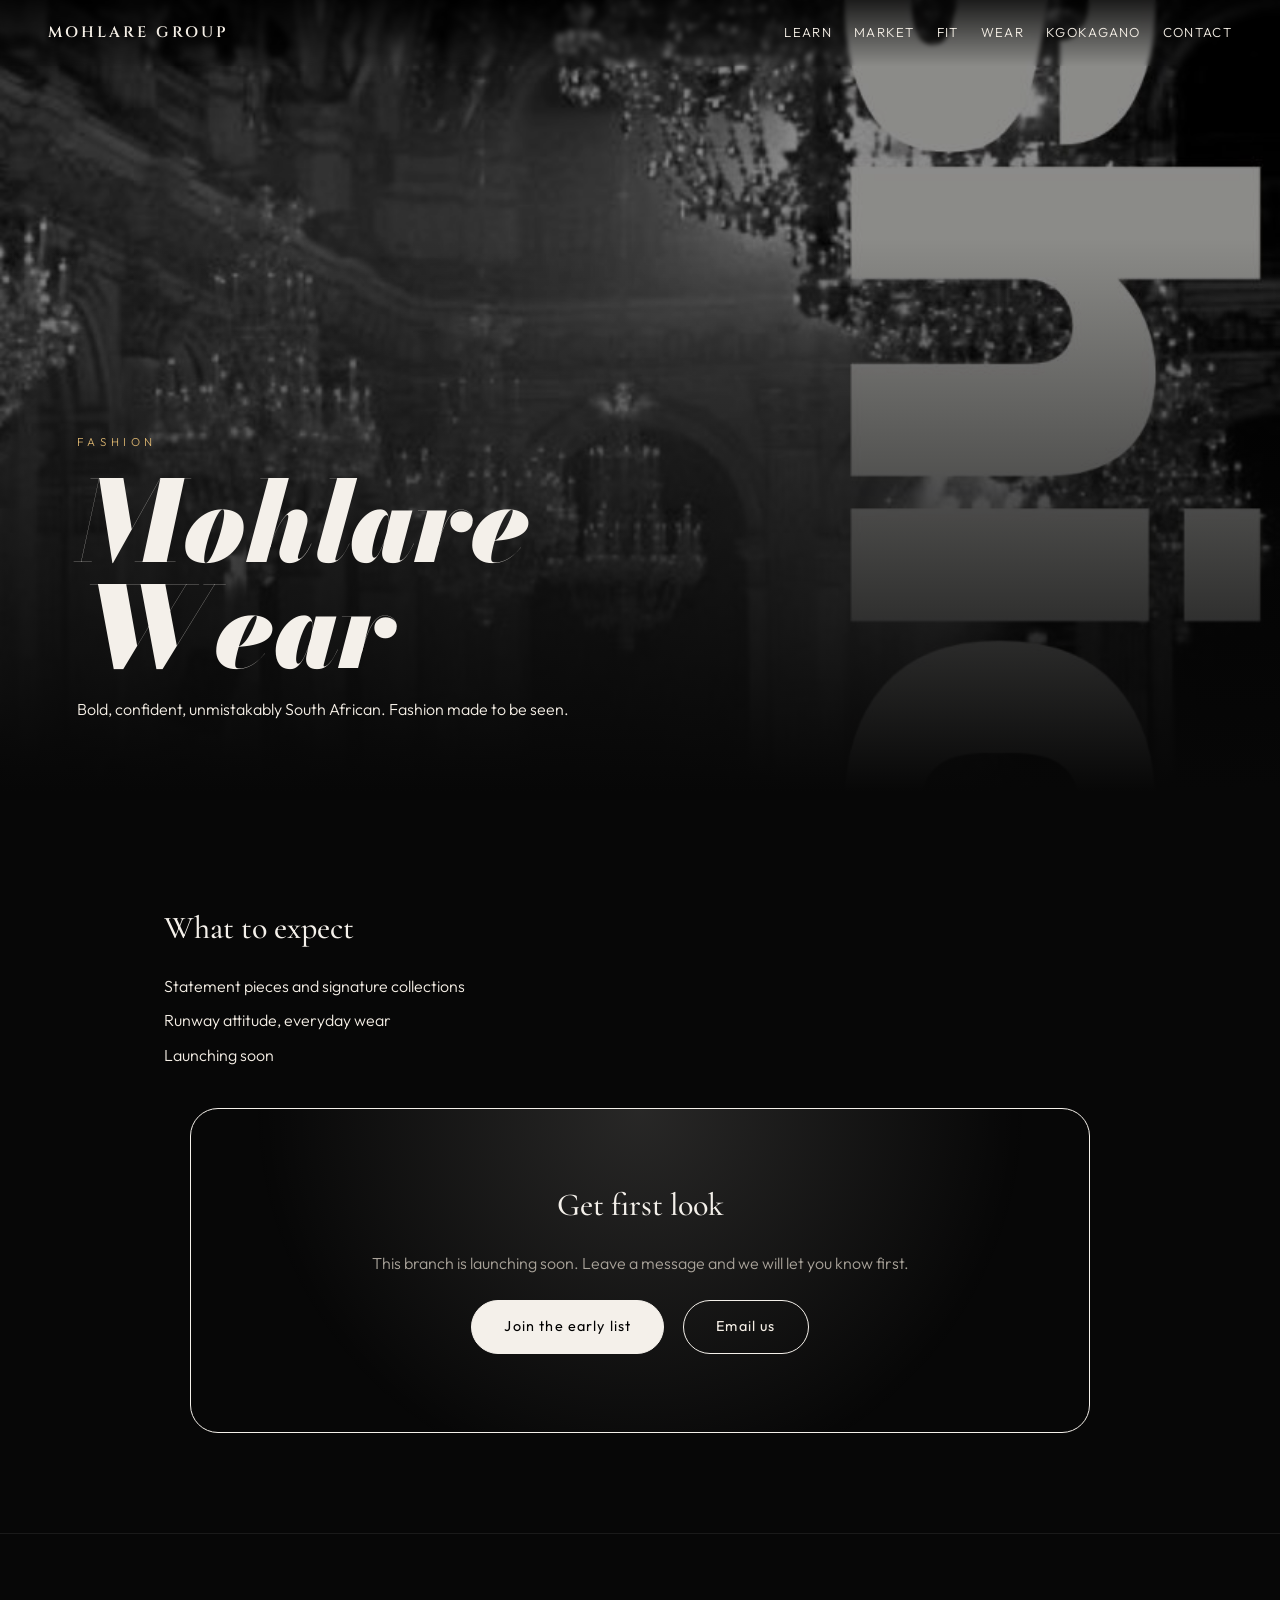
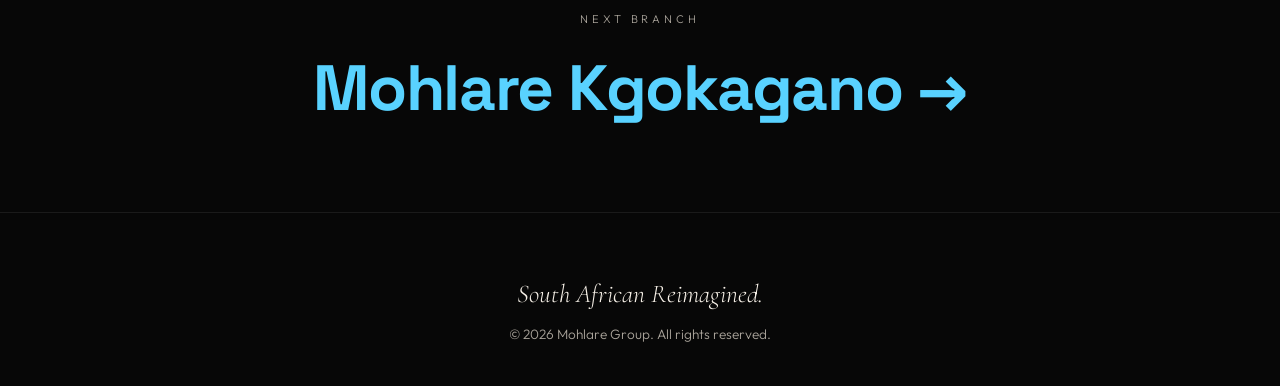
<file: wear.html>
<!DOCTYPE html>
<html lang="en-ZA"><head><meta charset="utf-8">
<meta name="viewport" content="width=device-width,initial-scale=1,viewport-fit=cover">
<title>Mohlare Wear | Mohlare Group</title><meta name="description" content="Bold, confident, unmistakably South African. Fashion made to be seen.">
<meta property="og:title" content="Mohlare Wear | Mohlare Group"><meta property="og:description" content="Bold, confident, unmistakably South African. Fashion made to be seen."><meta property="og:type" content="website">
<meta name="theme-color" content="#070707">
<link rel="preconnect" href="https://fonts.googleapis.com"><link rel="preconnect" href="https://fonts.gstatic.com" crossorigin>
<link href="https://fonts.googleapis.com/css2?family=Anton&family=Bodoni+Moda:ital,wght@1,900&family=Cinzel:wght@600&family=Cormorant+Garamond:ital,wght@0,500;1,500&family=Fraunces:wght@600&family=Oswald:wght@700&family=Outfit:wght@300;400&family=Space+Grotesk:wght@700&display=swap" rel="stylesheet"><link rel="stylesheet" href="style.css"></head><body><header class="top"><a class="logo" href="index.html#divisions">MOHLARE GROUP</a>
<nav><a href="learn.html">Learn</a><a href="market.html">Market</a><a href="fit.html">Fit</a><a href="wear.html">Wear</a><a href="kgokagano.html">Kgokagano</a><a href="index.html#contact">Contact</a></nav></header><main class="d-wear"><section class="dhero"><img src="img/wear.jpg" alt="Mohlare Wear"><div>
<div class="eyebrow">Fashion</div><h1 class="f-wear">Mohlare Wear</h1><p>Bold, confident, unmistakably South African. Fashion made to be seen.</p></div></section><div class="wrap"><h3 class="rv">What to expect</h3><ul class="rv" style="list-style:none;display:grid;gap:8px"><li>Statement pieces and signature collections</li><li>Runway attitude, everyday wear</li><li>Launching soon</li></ul><div class="cta rv"><h3>Get first look</h3><p style="color:var(--mute);margin-bottom:16px">This branch is launching soon. Leave a message and we will let you know first.</p>
<a class="btn solid" target="_blank" rel="noopener" href="https://wa.me/27631340328?text=Hi%20Mohlare%20Group,%20I%20am%20interested%20in%20Mohlare%20Wear">Join the early list</a>
<a class="btn" href="mailto:hx16mane@gmail.com?subject=Mohlare%20Wear">Email us</a></div></div>
<a class="next" href="kgokagano.html"><small>Next branch</small><span class="f-kgokagano" style="--accent:#59d2ff">Mohlare Kgokagano &rarr;</span></a></main><footer><div class="tagline">South African Reimagined.</div>
<p>&copy; 2026 Mohlare Group. All rights reserved.</p></footer><script src="app.js"></script></body></html>
</file>
<file: style.css>
:root{--bg:#070707;--ink:#f5efe6;--mute:#a9a39a;--gold:#d8b26e;--accent:#d8b26e;--ease:cubic-bezier(.22,.61,.36,1);
--sans:'Outfit',system-ui,sans-serif;--serif:'Cormorant Garamond',Georgia,serif}
*{box-sizing:border-box;margin:0;padding:0}
html{scroll-behavior:smooth}
body{background:var(--bg);color:var(--ink);font-family:var(--sans);font-weight:300;line-height:1.65;overflow-x:hidden;opacity:0;animation:pin 1s var(--ease) .05s forwards;transition:opacity .45s ease}
body.leaving{opacity:0!important;animation:none}
@keyframes pin{to{opacity:1}}
a{color:inherit;text-decoration:none}
img{max-width:100%;display:block}
::selection{background:var(--gold);color:#000}

/* buttons */
.btn{display:inline-block;padding:14px 32px;border:1px solid var(--accent);color:var(--ink);border-radius:999px;font-weight:400;letter-spacing:.08em;font-size:.9rem;background:transparent;cursor:pointer;transition:transform .35s var(--ease),background .35s,color .35s,box-shadow .35s}
.btn:hover{transform:scale(1.07);background:var(--accent);color:#000;box-shadow:0 10px 40px color-mix(in srgb,var(--accent) 45%,transparent)}
.btn.solid{background:var(--accent);color:#000}
.btn.solid:hover{filter:brightness(1.12)}

/* ===== intro ===== */
#intro{position:fixed;inset:0;z-index:100;background:radial-gradient(70vmax 70vmax at 50% 55%,#1a1409,#000 70%);display:flex;flex-direction:column;align-items:center;justify-content:center;overflow:hidden;transition:opacity 1.2s ease,visibility 0s 1.2s}
#intro.gone{opacity:0;visibility:hidden}
#intro::before{content:"";position:absolute;inset:0;background:repeating-linear-gradient(0deg,#ffffff05 0 1px,transparent 1px 3px);pointer-events:none}
.stack{display:flex;align-items:center;gap:clamp(10px,2vw,28px);animation:pan 5s var(--ease) both}
@keyframes pan{from{transform:translateY(34vh)}to{transform:none}}
.name{font-family:'Cinzel','Cormorant Garamond',Georgia,serif;font-weight:600;font-size:clamp(1.5rem,5.4vw,4.9rem);letter-spacing:.14em;line-height:1.15;white-space:nowrap;color:#f6e9c8;text-shadow:0 0 22px #e9c97a66,0 0 60px #c8964a44;display:flex}
.name .m{display:inline-block;overflow:hidden;padding:.1em 0 .15em}
.name .m i{display:inline-block;font-style:normal;transform:translateY(115%);animation:rise 1.5s var(--ease) forwards;animation-delay:calc(var(--i)*.09s + .4s)}
.name .sp{width:.35em}
@keyframes rise{to{transform:none}}
.treewrap{position:relative;width:clamp(56px,10vw,130px);aspect-ratio:1}
.tree{width:100%;height:100%;overflow:visible;filter:drop-shadow(0 0 10px #fff6)}
.tree path{fill:none;stroke:#fff;stroke-width:2.4;stroke-linecap:round;stroke-linejoin:round;stroke-dasharray:1;stroke-dashoffset:1;animation:draw 2.4s ease forwards;animation-delay:calc(var(--d)*.3s + 2.2s)}
@keyframes draw{to{stroke-dashoffset:0}}
.star{position:absolute;right:-18%;top:-22%;width:48%;opacity:0;transform:scale(0) rotate(0);animation:glim 3.4s ease-in-out 3.9s infinite;filter:drop-shadow(0 0 12px #fff) drop-shadow(0 0 28px #fff)}
@keyframes glim{0%{opacity:0;transform:scale(0) rotate(0)}35%{opacity:1;transform:scale(1) rotate(90deg)}55%{opacity:.85;transform:scale(.75) rotate(135deg)}100%{opacity:0;transform:scale(0) rotate(180deg)}}
.bottom{position:absolute;bottom:7vh;left:0;right:0;text-align:center;display:flex;flex-direction:column;align-items:center;gap:8px}
.bottom>*{opacity:0;transform:translateY(24px);animation:up 1.6s var(--ease) forwards}
.welcome{font-family:var(--serif);font-style:italic;font-size:clamp(1.6rem,4vw,2.6rem);animation-delay:4.4s}
.tag{letter-spacing:.42em;text-transform:uppercase;font-size:.72rem;color:var(--gold);animation-delay:5s}
.bottom .btn{margin-top:18px;animation-delay:5.6s}
@keyframes up{to{opacity:1;transform:none}}

/* ===== header / footer ===== */
header.top{position:fixed;top:0;left:0;right:0;z-index:50;display:flex;justify-content:space-between;align-items:center;padding:18px clamp(18px,4vw,48px);background:linear-gradient(#000c,transparent);backdrop-filter:blur(2px)}
.logo{font-family:'Cinzel',Georgia,serif;letter-spacing:.2em;font-size:.95rem;font-weight:600}
header nav{display:flex;gap:22px;font-size:.82rem;letter-spacing:.1em;text-transform:uppercase}
header nav a{position:relative;padding:4px 0;transition:color .3s}
header nav a::after{content:"";position:absolute;left:0;bottom:0;height:1px;width:0;background:var(--gold);transition:width .4s var(--ease)}
header nav a:hover{color:var(--gold)}header nav a:hover::after{width:100%}
@media(max-width:700px){header nav a:not(:last-child){display:none}}
footer{padding:60px clamp(18px,5vw,64px) 40px;border-top:1px solid #ffffff14;text-align:center;color:var(--mute);font-size:.85rem}
footer .tagline{font-family:var(--serif);font-style:italic;font-size:1.6rem;color:var(--ink);margin-bottom:8px}

/* ===== home ===== */
.hero{min-height:100vh;display:flex;flex-direction:column;justify-content:center;align-items:center;text-align:center;padding:120px 24px 60px;background:radial-gradient(60vmax 40vmax at 50% 30%,#2a1f0d88,transparent),var(--bg)}
.hero h1{font-family:'Cinzel',Georgia,serif;font-weight:600;font-size:clamp(2.2rem,7vw,5.2rem);letter-spacing:.12em;line-height:1.15}
.hero p{max-width:46ch;margin:22px 0 34px;color:var(--mute);font-size:1.1rem}
.eyebrow{letter-spacing:.4em;text-transform:uppercase;font-size:.72rem;color:var(--gold);margin-bottom:18px}
.section-title{font-family:var(--serif);font-size:clamp(2rem,5vw,3.4rem);font-weight:500;text-align:center;margin:80px 0 50px}
.div{display:grid;grid-template-columns:1fr 1fr;min-height:70vh;max-width:1300px;margin:0 auto 40px;gap:0;align-items:stretch}
.div:nth-of-type(even) .pic{order:2}
.pic{position:relative;overflow:hidden;min-height:340px}
.pic img{width:100%;height:100%;object-fit:cover;transition:transform 1.6s var(--ease),filter .6s;filter:saturate(.9) brightness(.85)}
.div:hover .pic img{transform:scale(1.06);filter:none}
.pic::after{content:"";position:absolute;inset:0;background:linear-gradient(90deg,transparent 50%,var(--bg));pointer-events:none}
.div:nth-of-type(even) .pic::after{background:linear-gradient(270deg,transparent 50%,var(--bg))}
.txt{padding:clamp(28px,5vw,70px);display:flex;flex-direction:column;justify-content:center;gap:16px}
.txt h2{font-size:clamp(2.2rem,5vw,3.8rem);line-height:1.05;color:var(--accent)}
.txt .lead{color:var(--mute)}
.txt ul{list-style:none;display:grid;gap:6px}
.txt li::before{content:"\2726";color:var(--accent);margin-right:10px;font-size:.8em}
.badge{align-self:flex-start;font-size:.7rem;letter-spacing:.25em;text-transform:uppercase;padding:5px 14px;border:1px solid var(--accent);border-radius:99px;color:var(--accent)}
.badge.live{background:var(--accent);color:#000}
.txt .btn{align-self:flex-start;margin-top:8px}
@media(max-width:820px){.div{grid-template-columns:1fr}.div:nth-of-type(even) .pic{order:0}.pic::after{background:linear-gradient(transparent 50%,var(--bg))!important}}
.contact{max-width:900px;margin:90px auto;padding:0 24px;text-align:center}
.cards{display:grid;grid-template-columns:repeat(auto-fit,minmax(220px,1fr));gap:18px;margin-top:34px}
.card{padding:26px;border:1px solid #ffffff1c;border-radius:18px;background:#ffffff08;transition:transform .4s var(--ease),border-color .4s}
.card:hover{transform:translateY(-6px);border-color:var(--gold)}
.card b{display:block;color:var(--gold);font-weight:400;letter-spacing:.15em;font-size:.72rem;text-transform:uppercase;margin-bottom:6px}

/* ===== division pages ===== */
.dhero{position:relative;min-height:88vh;display:flex;align-items:flex-end;padding:140px clamp(20px,6vw,90px) 70px;overflow:hidden}
.dhero img{position:absolute;inset:0;width:100%;height:100%;object-fit:cover;filter:brightness(.55);animation:kb 18s ease-in-out infinite alternate}
@keyframes kb{to{transform:scale(1.07)}}
.dhero::after{content:"";position:absolute;inset:0;background:linear-gradient(transparent 30%,var(--bg))}
.dhero>div{position:relative;z-index:2;max-width:720px}
.dhero h1{font-size:clamp(3rem,10vw,7rem);line-height:.95;color:var(--accent);margin:14px 0}
.wrap{max-width:1000px;margin:0 auto;padding:60px 24px}
.wrap h3{font-family:var(--serif);font-size:2rem;font-weight:500;margin:50px 0 18px;color:var(--accent)}
.bands{display:grid;grid-template-columns:repeat(auto-fit,minmax(210px,1fr));gap:16px}
.steps{counter-reset:s;display:grid;gap:14px}
.steps li{list-style:none;counter-increment:s;padding:18px 22px 18px 70px;position:relative;border:1px solid #ffffff1c;border-radius:16px;transition:transform .4s var(--ease),border-color .4s}
.steps li:hover{transform:translateX(8px);border-color:var(--accent)}
.steps li::before{content:counter(s);position:absolute;left:20px;top:12px;font-size:2rem;color:var(--accent);font-family:var(--serif)}
.cta{text-align:center;padding:70px 24px;margin:40px auto;max-width:900px;border:1px solid var(--accent);border-radius:28px;background:radial-gradient(circle at 50% 0,color-mix(in srgb,var(--accent) 14%,transparent),transparent 70%)}
.cta h3{margin-top:0}.cta .btn{margin:8px}
.next{display:block;padding:70px 24px;text-align:center;border-top:1px solid #ffffff14;transition:background .5s}
.next:hover{background:#ffffff08}
.next small{letter-spacing:.35em;text-transform:uppercase;color:var(--mute);font-size:.7rem}
.next span{display:block;font-size:clamp(2rem,6vw,4rem);color:var(--accent);margin-top:6px;transition:transform .5s var(--ease)}
.next:hover span{transform:translateX(14px)}

/* division fonts */
.f-learn{font-family:'Fraunces',Georgia,serif;font-weight:600;--accent:#e0b35a}
.f-market{font-family:'Oswald','Arial Narrow',sans-serif;font-weight:700;text-transform:uppercase;letter-spacing:.04em;--accent:#ff5a4d}
.f-fit{font-family:'Anton',Impact,sans-serif;font-weight:400;text-transform:uppercase;letter-spacing:.03em;--accent:#9bd36a}
.f-wear{font-family:'Bodoni Moda','Playfair Display',Georgia,serif;font-weight:900;font-style:italic;--accent:#f4f0ea}
.f-kgokagano{font-family:'Space Grotesk',system-ui,sans-serif;font-weight:700;letter-spacing:-.02em;--accent:#59d2ff}
.d-learn{--accent:#e0b35a}.d-market{--accent:#ff5a4d}.d-fit{--accent:#9bd36a}.d-wear{--accent:#f4f0ea}.d-kgokagano{--accent:#59d2ff}

/* reveal */
.rv{opacity:0;transform:translateY(40px);transition:opacity 1.2s var(--ease),transform 1.2s var(--ease)}
.rv.in{opacity:1;transform:none}
@media(prefers-reduced-motion:reduce){*{animation-duration:.01ms!important;transition-duration:.01ms!important}}

@media(max-width:700px){.stack{flex-direction:column;gap:22px}.name{font-size:6.4vw;letter-spacing:.1em}.treewrap{width:90px}}
</file>
